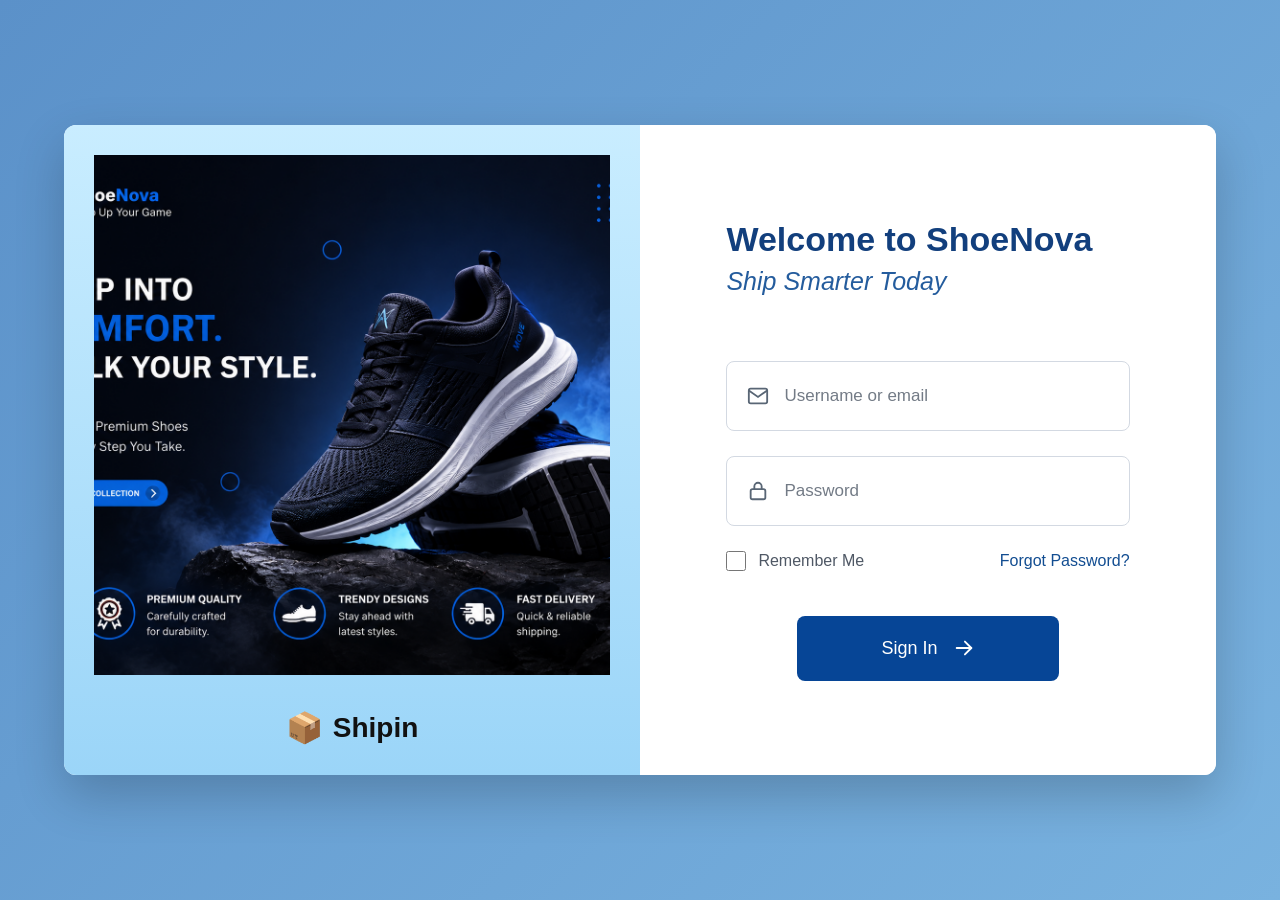
<file: login.html>
<!DOCTYPE html>
<html lang="en">
<head>
    <meta charset="UTF-8">
    <meta name="viewport" content="width=device-width, initial-scale=1.0">

    <title>User Login</title>

    <link rel="stylesheet" href="login.css">
</head>

<body>

    <div class="login-container">

        <!-- LEFT SIDE -->
        <div class="left-section">

            <div class="illustration">
                <!-- Replace this with your own illustration -->
                <img src="./images/shopintro.png" alt="Shipping illustration">
            </div>

            <div class="logo">
                <span class="logo-icon">📦</span>
                <span>Shipin</span>
            </div>

        </div>


        <!-- RIGHT SIDE -->
        <div class="right-section">

            <div class="login-form">

                <h1>Welcome to ShoeNova</h1>

                <p class="subtitle">
                    Ship Smarter Today
                </p>


                <!-- Username -->
                <div class="input-container">

                    <svg
                        class="input-icon"
                        width="22"
                        height="22"
                        viewBox="0 0 24 24"
                        fill="none"
                    >
                        <path
                            d="M4 4H20C21.1 4 22 4.9 22 6V18C22 19.1 21.1 20 20 20H4C2.9 20 2 19.1 2 18V6C2 4.9 2.9 4 4 4Z"
                            stroke="currentColor"
                            stroke-width="2"
                        />

                        <path
                            d="M22 6L12 13L2 6"
                            stroke="currentColor"
                            stroke-width="2"
                        />
                    </svg>

                    <input
                        type="email"
                        placeholder="Username or email"
                    >

                </div>


                <!-- Password -->
                <div class="input-container">

                    <svg
                        class="input-icon"
                        width="22"
                        height="22"
                        viewBox="0 0 24 24"
                        fill="none"
                    >
                        <rect
                            x="4"
                            y="10"
                            width="16"
                            height="11"
                            rx="2"
                            stroke="currentColor"
                            stroke-width="2"
                        />

                        <path
                            d="M8 10V7C8 4.79 9.79 3 12 3C14.21 3 16 4.79 16 7V10"
                            stroke="currentColor"
                            stroke-width="2"
                        />
                    </svg>

                    <input
                        type="password"
                        placeholder="Password"
                    >

                </div>


                <!-- Remember + Forgot -->
                <div class="options">

                    <label class="remember">

                        <input type="checkbox">

                        <span>Remember Me</span>

                    </label>

                    <a href="#">Forgot Password?</a>

                </div>


                <!-- Login Button -->
                <button class="login-btn">

                    <span>Sign In</span>

                    <svg
                        width="22"
                        height="22"
                        viewBox="0 0 24 24"
                        fill="none"
                    >
                        <path
                            d="M13 5L20 12L13 19"
                            stroke="white"
                            stroke-width="2"
                            stroke-linecap="round"
                            stroke-linejoin="round"
                        />

                        <path
                            d="M20 12H4"
                            stroke="white"
                            stroke-width="2"
                            stroke-linecap="round"
                        />
                    </svg>

                </button>

            </div>

        </div>

    </div>

</body>
</html>
</file>
<file: login.css>
* {
    margin: 0;
    padding: 0;
    box-sizing: border-box;
}

body {
    min-height: 100vh;

    display: flex;
    justify-content: center;
    align-items: center;

    font-family: Arial, sans-serif;

    background: linear-gradient(
        135deg,
        #5b91c9,
        #79b2df
    );
}


/* MAIN CARD */

.login-container {
    width: 90%;
    max-width: 1200px;
    height: 650px;

    display: flex;

    background: white;

    border-radius: 12px;

    overflow: hidden;

    box-shadow:
        0 20px 50px rgba(0, 0, 0, 0.20);
}


/* LEFT SECTION */

.left-section {
    width: 50%;

    display: flex;
    flex-direction: column;

    justify-content: space-between;
    align-items: center;

    padding: 30px;

    background: linear-gradient(
        180deg,
        #c9edff,
        #9bd5f8
    );
}


/* ILLUSTRATION */

.illustration {
    width: 100%;
    height: 520px;

    display: flex;
    justify-content: center;
    align-items: center;

    overflow: hidden;
}

.illustration img {
    width: 100%;
    height: 100%;

    object-fit: cover;
}


/* LOGO */

.logo {
    display: flex;
    align-items: center;

    gap: 10px;

    font-size: 28px;
    font-weight: 600;

    color: #111;
}

.logo-icon {
    font-size: 30px;
}


/* RIGHT SECTION */

.right-section {
    width: 50%;

    display: flex;
    justify-content: center;
    align-items: center;

    background: #ffffff;
}


/* LOGIN FORM */

.login-form {
    width: 70%;
    max-width: 500px;
}


/* TITLE */

.login-form h1 {
    font-size: 34px;

    color: #123f7d;

    margin-bottom: 8px;
}


/* SUBTITLE */

.subtitle {
    font-size: 25px;

    font-style: italic;

    color: #245c9d;

    margin-bottom: 65px;
}


/* INPUT */

.input-container {
    width: 100%;
    height: 70px;

    display: flex;
    align-items: center;

    gap: 15px;

    border: 1px solid #d3d9e2;

    border-radius: 8px;

    padding: 0 20px;

    margin-bottom: 25px;

    transition: 0.3s;
}


/* INPUT HOVER / FOCUS */

.input-container:focus-within {
    border-color: #1761ad;

    box-shadow:
        0 0 0 3px rgba(23, 97, 173, 0.10);
}


/* SVG */

.input-icon {
    color: #596675;

    flex-shrink: 0;
}


/* INPUT FIELD */

.input-container input {
    width: 100%;

    border: none;
    outline: none;

    font-size: 17px;

    color: #333;
}

.input-container input::placeholder {
    color: #737b86;
}


/* OPTIONS */

.options {
    display: flex;

    justify-content: space-between;
    align-items: center;

    margin-top: 5px;

    margin-bottom: 45px;
}


/* REMEMBER ME */

.remember {
    display: flex;

    align-items: center;

    gap: 12px;

    font-size: 16px;

    color: #4f5865;

    cursor: pointer;
}

.remember input {
    width: 20px;
    height: 20px;

    cursor: pointer;

    accent-color: #1557a3;
}


/* FORGOT PASSWORD */

.options a {
    text-decoration: none;

    color: #124d91;

    font-size: 16px;

    font-weight: 500;
}

.options a:hover {
    text-decoration: underline;
}


/* LOGIN BUTTON */

.login-btn {
    width: 65%;
    height: 65px;

    display: flex;

    justify-content: center;
    align-items: center;

    gap: 15px;

    margin: auto;

    border: none;

    border-radius: 8px;

    background: #064596;

    color: white;

    font-size: 18px;

    cursor: pointer;

    transition: 0.3s;
}


/* BUTTON HOVER */

.login-btn:hover {
    background: #053777;

    transform: translateY(-2px);

    box-shadow:
        0 8px 20px rgba(6, 69, 150, 0.25);
}


/* BUTTON CLICK */

.login-btn:active {
    transform: translateY(0);
}


/* RESPONSIVE */

@media (max-width: 850px) {

    .login-container {
        width: 95%;
        height: auto;
    }

    .left-section {
        display: none;
    }

    .right-section {
        width: 100%;

        padding: 60px 20px;
    }

    .login-form {
        width: 90%;
    }

}


@media (max-width: 500px) {

    .login-form h1 {
        font-size: 27px;
    }

    .subtitle {
        font-size: 20px;

        margin-bottom: 40px;
    }

    .options {
        flex-direction: column;

        align-items: flex-start;

        gap: 15px;
    }

    .login-btn {
        width: 100%;
    }

}
</file>
